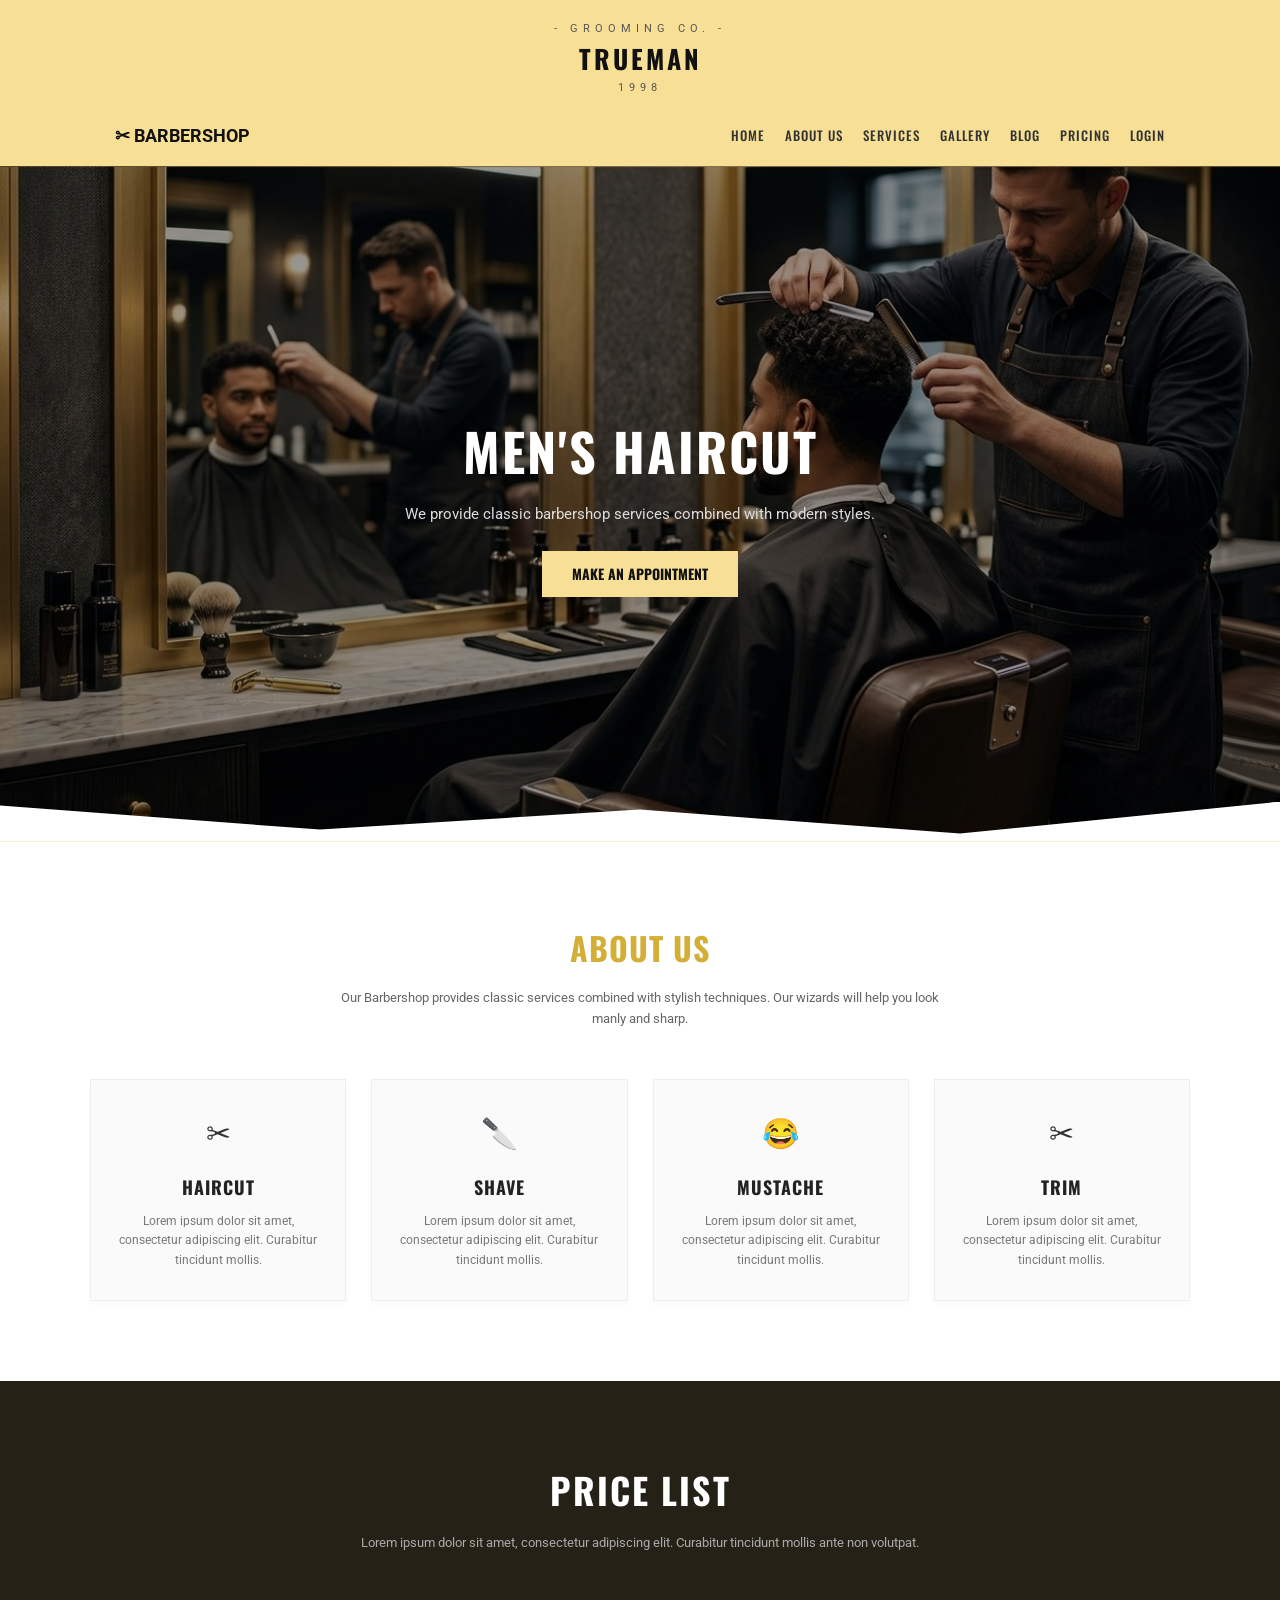
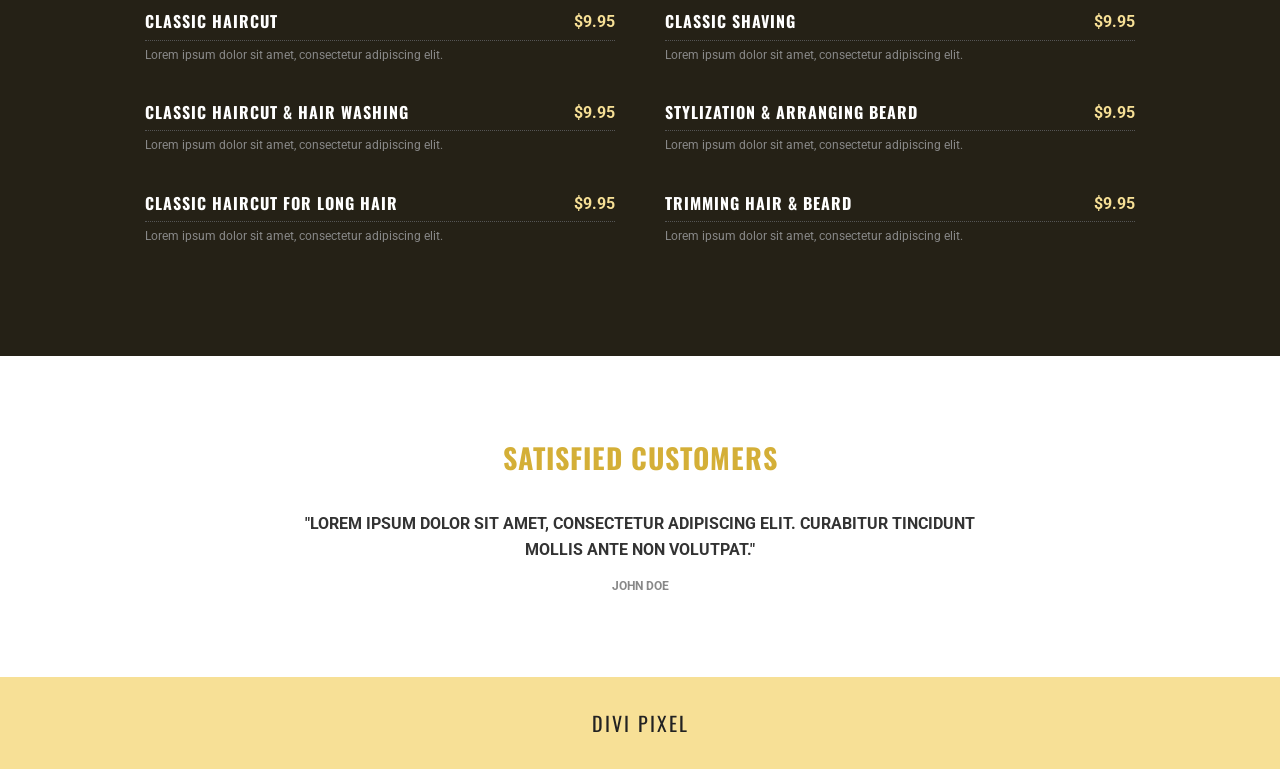
<file: index.html>
<!DOCTYPE html>
<html lang="en">
<head>
  <meta charset="UTF-8">
  <meta name="viewport" content="width=device-width, initial-scale=1.0">
  <title>Trueman - Barbershop</title>
  <link rel="preconnect" href="https://fonts.googleapis.com">
  <link rel="preconnect" href="https://fonts.gstatic.com" crossorigin>
  <link href="https://fonts.googleapis.com/css2?family=Oswald:wght@400;500;700&family=Roboto:wght@300;400;700&display=swap" rel="stylesheet">
  <link rel="stylesheet" href="style.css">
</head>
<body>

  <!-- TOP LOGO BANNER -->
  <div class="top-logo-bar">
    <span>- GROOMING CO. -</span>
    <h2>TRUEMAN</h2>
    <span>1998</span>
  </div>

  <!-- NAVIGATION -->
  <header>
    <a href="#" class="brand-logo">&#9986; BARBERSHOP</a>
    <ul class="nav-links">
      <li><a href="index.html">HOME</a></li>
      <li><a href="About.html">ABOUT US</a></li>
      <li><a href="service.html">SERVICES</a></li>
      <li><a href="Gallery.html">GALLERY</a></li>
      <li><a href="#blog">BLOG</a></li>
      <li><a href="#pricing">PRICING</a></li>
      <li><a href="Login.html">LOGIN</a></li>
    </ul>
  </header>

  <!-- HERO SECTION -->
  <section class="hero" id="home">
    <h1>MEN'S HAIRCUT</h1>
    <p>We provide classic barbershop services combined with modern styles.</p>
    <a href="#pricing" class="btn">MAKE AN APPOINTMENT</a>
  </section>

  <!-- TRANSITION DIVIDER -->
  <div class="paper-divider-top"></div>

  <!-- ABOUT & SERVICES SECTION -->
  <section class="about-services" id="about">
    <h2>ABOUT US</h2>
    <p class="subtitle">Our Barbershop provides classic services combined with stylish techniques. Our wizards will help you look manly and sharp.</p>

    <div class="services-grid" id="services">
      <div class="service-card">
        <div class="icon">&#9986;</div>
        <h3>HAIRCUT</h3>
        <p>Lorem ipsum dolor sit amet, consectetur adipiscing elit. Curabitur tincidunt mollis.</p>
      </div>
      <div class="service-card">
        <div class="icon">&#128298;</div>
        <h3>SHAVE</h3>
        <p>Lorem ipsum dolor sit amet, consectetur adipiscing elit. Curabitur tincidunt mollis.</p>
      </div>
      <div class="service-card">
        <div class="icon">&#128514;</div>
        <h3>MUSTACHE</h3>
        <p>Lorem ipsum dolor sit amet, consectetur adipiscing elit. Curabitur tincidunt mollis.</p>
      </div>
      <div class="service-card">
        <div class="icon">&#9986;</div>
        <h3>TRIM</h3>
        <p>Lorem ipsum dolor sit amet, consectetur adipiscing elit. Curabitur tincidunt mollis.</p>
      </div>
    </div>
  </section>

  <!-- PRICING SECTION -->
  <section class="pricing-section" id="pricing">
    <h2>PRICE LIST</h2>
    <p class="subtext">Lorem ipsum dolor sit amet, consectetur adipiscing elit. Curabitur tincidunt mollis ante non volutpat.</p>

    <div class="pricing-grid">
      <!-- COLUMN 1 -->
      <div>
        <div class="price-item">
          <div class="price-header">
            <h4>CLASSIC HAIRCUT</h4>
            <span class="price">$9.95</span>
          </div>
          <p>Lorem ipsum dolor sit amet, consectetur adipiscing elit.</p>
        </div>
        <div class="price-item">
          <div class="price-header">
            <h4>CLASSIC HAIRCUT & HAIR WASHING</h4>
            <span class="price">$9.95</span>
          </div>
          <p>Lorem ipsum dolor sit amet, consectetur adipiscing elit.</p>
        </div>
        <div class="price-item">
          <div class="price-header">
            <h4>CLASSIC HAIRCUT FOR LONG HAIR</h4>
            <span class="price">$9.95</span>
          </div>
          <p>Lorem ipsum dolor sit amet, consectetur adipiscing elit.</p>
        </div>
      </div>

      <!-- COLUMN 2 -->
      <div>
        <div class="price-item">
          <div class="price-header">
            <h4>CLASSIC SHAVING</h4>
            <span class="price">$9.95</span>
          </div>
          <p>Lorem ipsum dolor sit amet, consectetur adipiscing elit.</p>
        </div>
        <div class="price-item">
          <div class="price-header">
            <h4>STYLIZATION & ARRANGING BEARD</h4>
            <span class="price">$9.95</span>
          </div>
          <p>Lorem ipsum dolor sit amet, consectetur adipiscing elit.</p>
        </div>
        <div class="price-item">
          <div class="price-header">
            <h4>TRIMMING HAIR & BEARD</h4>
            <span class="price">$9.95</span>
          </div>
          <p>Lorem ipsum dolor sit amet, consectetur adipiscing elit.</p>
        </div>
      </div>
    </div>
  </section>

  <!-- TESTIMONIALS SECTION -->
  <section class="testimonials">
    <h2>SATISFIED CUSTOMERS</h2>
    <div class="testimonial-card">
      <blockquote>"LOREM IPSUM DOLOR SIT AMET, CONSECTETUR ADIPISCING ELIT. CURABITUR TINCIDUNT MOLLIS ANTE NON VOLUTPAT."</blockquote>
      <div class="author">JOHN DOE</div>
    </div>
  </section>

  <!-- FOOTER -->
  <footer>
    DIVI PIXEL
  </footer>

</body>
</html>
</file>
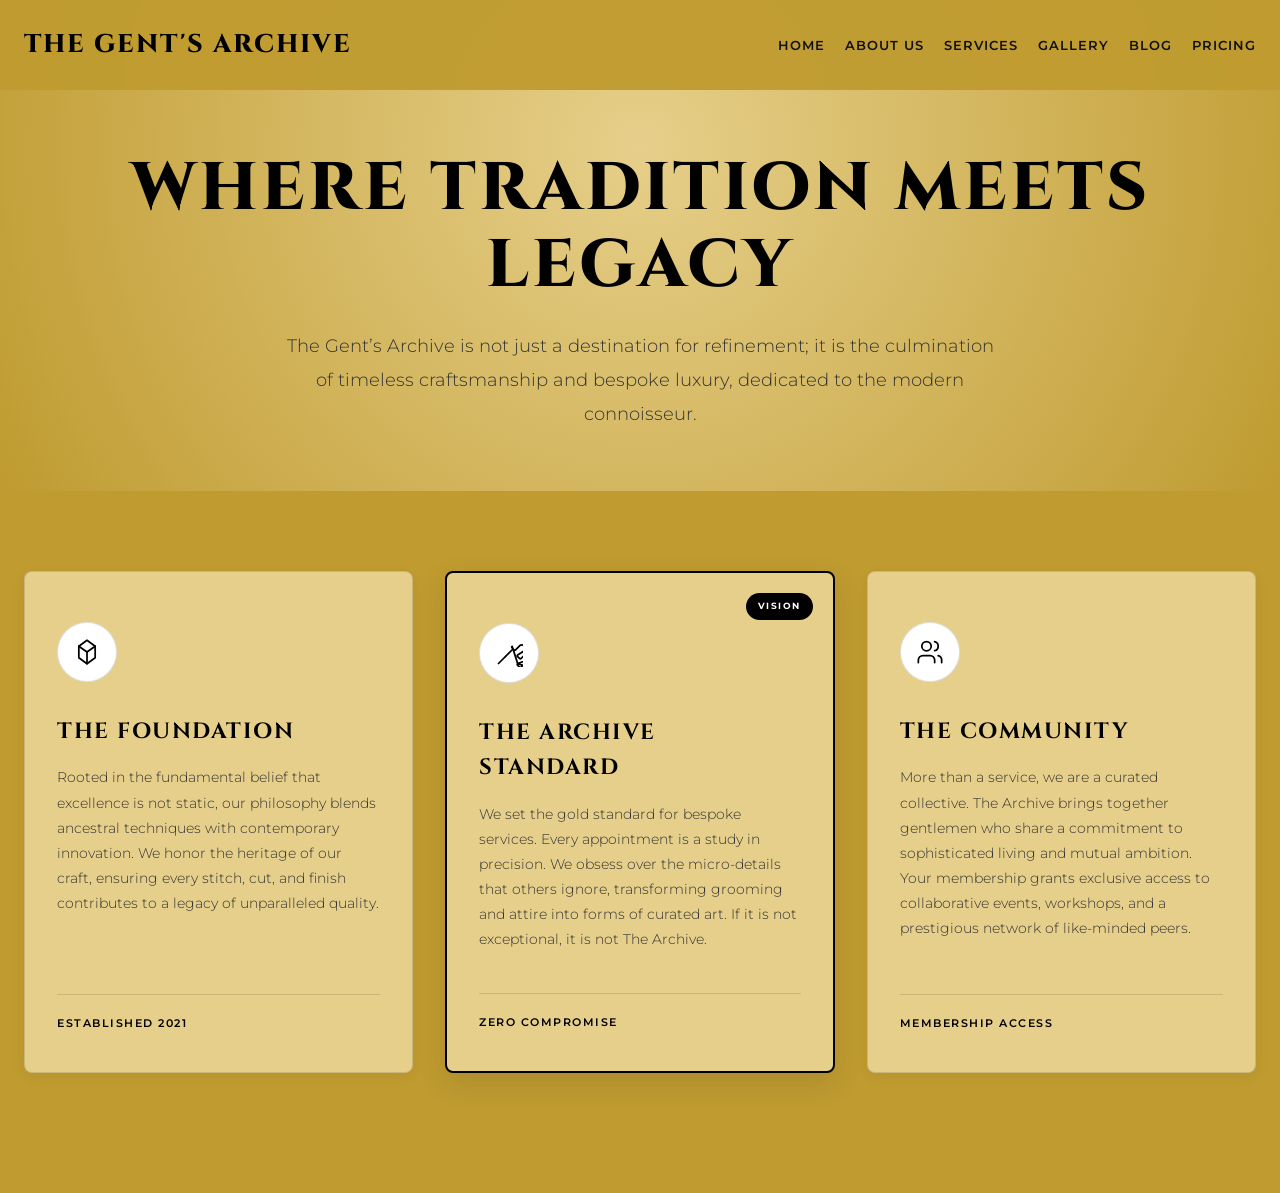
<file: About.html>
<!DOCTYPE html>
<html lang="en">
<head>
    <meta charset="UTF-8">
    <meta name="viewport" content="width=device-width, initial-scale=1.0">
    <title>About The Archive | The Gent's Archive</title>
    <!-- Modern Typography: Cinzel and Montserrat -->
    <link rel="preconnect" href="https://fonts.googleapis.com">
    <link rel="preconnect" href="https://fonts.gstatic.com" crossorigin>
    <link href="https://fonts.googleapis.com/css2?family=Cinzel:wght@600;800&family=Montserrat:wght@300;400;600&display=swap" rel="stylesheet">
    <!-- Link to external stylesheet -->
    <link rel="stylesheet" href="About.css">
</head>
<body>

    <!-- Minimalist Floating Header/Nav (Matches standard design) -->
    <header class="main-header">
        <nav class="container">
            <div class="logo">
                <a href="index.html">The GENT'S Archive</a>
            </div>
            <!-- CSS-only Checkbox Toggle -->
    <input type="checkbox" id="nav-toggle" class="nav-toggle">
    <label for="nav-toggle" class="hamburger">
      <span></span>
      <span></span>
      <span></span>
    </label>
            <ul class="nav-links">
             <li><a href="index.html">HOME</a></li>
             <li><a href="About.html">ABOUT US</a></li>
             <li><a href="service.html">SERVICES</a></li>
             <li><a href="Gallery.html">GALLERY</a></li>
             <li><a href="#blog">BLOG</a></li>
             <li><a href="#pricing">PRICING</a></li>    
             </ul>
        </nav>
    </header>

    <!-- Main Content Area -->
    <main>
        <!-- Hero Section (Matches structure of Services hero) -->
        <section class="about-hero">
            <div class="container text-center">
                <h1 class="hero-title">Where Tradition Meets Legacy</h1>
                <p class="hero-subtitle">The Gent’s Archive is not just a destination for refinement; it is the culmination of timeless craftsmanship and bespoke luxury, dedicated to the modern connoisseur.</p>
            </div>
        </section>

        <!-- Pillars Section (Matches the Services Grid structure) -->
        <section class="about-grid-section">
            <div class="container">
                <div class="about-grid">
                    
                    <!-- About Card 1: Our Philosophy -->
                    <article class="about-card">
                        <div class="about-icon-wrapper">
                            <!-- Minimalist SVG Icon: Crown/Legacy -->
                            <svg viewBox="0 0 24 24" fill="none" stroke="currentColor" stroke-width="1.5" stroke-linecap="round" stroke-linejoin="round" class="about-icon"><path d="M12 2L19 7V17L12 22L5 17V7L12 2Z"></path><polyline points="12 22 12 12 19 7"></polyline><polyline points="12 12 5 7"></polyline></svg>
                        </div>
                        <h2 class="about-title">The Foundation</h2>
                        <p class="about-description">Rooted in the fundamental belief that excellence is not static, our philosophy blends ancestral techniques with contemporary innovation. We honor the heritage of our craft, ensuring every stitch, cut, and finish contributes to a legacy of unparalleled quality.</p>
                        <div class="about-footer">
                            <span class="about-meta">Established 2021</span>
                        </div>
                    </article>

                    <!-- About Card 2: Our Craft (Featured/Signature Style) -->
                    <article class="about-card feature">
                        <div class="about-icon-wrapper">
                            <!-- Minimalist SVG Icon: Tools -->
                            <svg viewBox="0 0 24 24" fill="none" stroke="currentColor" stroke-width="1.5" stroke-linecap="round" stroke-linejoin="round" class="about-icon"><path d="M14.7 6.3a1 1 0 0 0 0 1.4l1.6 1.6a1 1 0 0 0 1.4 0l3.77-3.77a2 2 0 0 1 2.83 0l1.4 1.4a2 2 0 0 1 0 2.83L19.4 13.7a1 1 0 0 0 0 1.4l1.6 1.6a1 1 0 0 0 1.4 0l3.77-3.77a2 2 0 0 1 2.83 0l1.4 1.4a2 2 0 0 1 0 2.83L19.4 21.1a1 1 0 0 0 0 1.4l1.6 1.6a1 1 0 0 0 1.4 0l3.77-3.77a2 2 0 0 1 2.83 0l1.4 1.4a2 2 0 0 1 0 2.83L19.4 21.1Z"></path><path d="m3 21 6-6"></path><path d="m15 9-6 6"></path></svg>
                        </div>
                        <h2 class="about-title">The Archive Standard</h2>
                        <p class="about-description">We set the gold standard for bespoke services. Every appointment is a study in precision. We obsess over the micro-details that others ignore, transforming grooming and attire into forms of curated art. If it is not exceptional, it is not The Archive.</p>
                        <div class="about-footer">
                            <span class="about-meta">Zero Compromise</span>
                        </div>
                        <span class="badge">VISION</span>
                    </article>

                    <!-- About Card 3: Community/Membership -->
                    <article class="about-card">
                        <div class="about-icon-wrapper">
                            <!-- Minimalist SVG Icon: Members -->
                            <svg viewBox="0 0 24 24" fill="none" stroke="currentColor" stroke-width="1.5" stroke-linecap="round" stroke-linejoin="round" class="about-icon"><path d="M16 21v-2a4 4 0 0 0-4-4H6a4 4 0 0 0-4 4v2"></path><circle cx="9" cy="7" r="4"></circle><path d="M22 21v-2a4 4 0 0 0-3-3.87"></path><path d="M16 3.13a4 4 0 0 1 0 7.75"></path></svg>
                        </div>
                        <h2 class="about-title">The Community</h2>
                        <p class="about-description">More than a service, we are a curated collective. The Archive brings together gentlemen who share a commitment to sophisticated living and mutual ambition. Your membership grants exclusive access to collaborative events, workshops, and a prestigious network of like-minded peers.</p>
                        <div class="about-footer">
                            <span class="about-meta">Membership Access</span>
                        </div>
                    </article>

                </div>
            </div>
        </section>
    </main>

    <!-- Essential JavaScript for Header Interactions -->
    <script>
        // Handle sticky header scroll effect
        const header = document.querySelector('.main-header');
        window.addEventListener('scroll', () => {
            if (window.scrollY > 50) {
                header.classList.add('scrolled');
            } else {
                header.classList.remove('scrolled');
            }
        });
    </script>
</body>
</html>
</file>
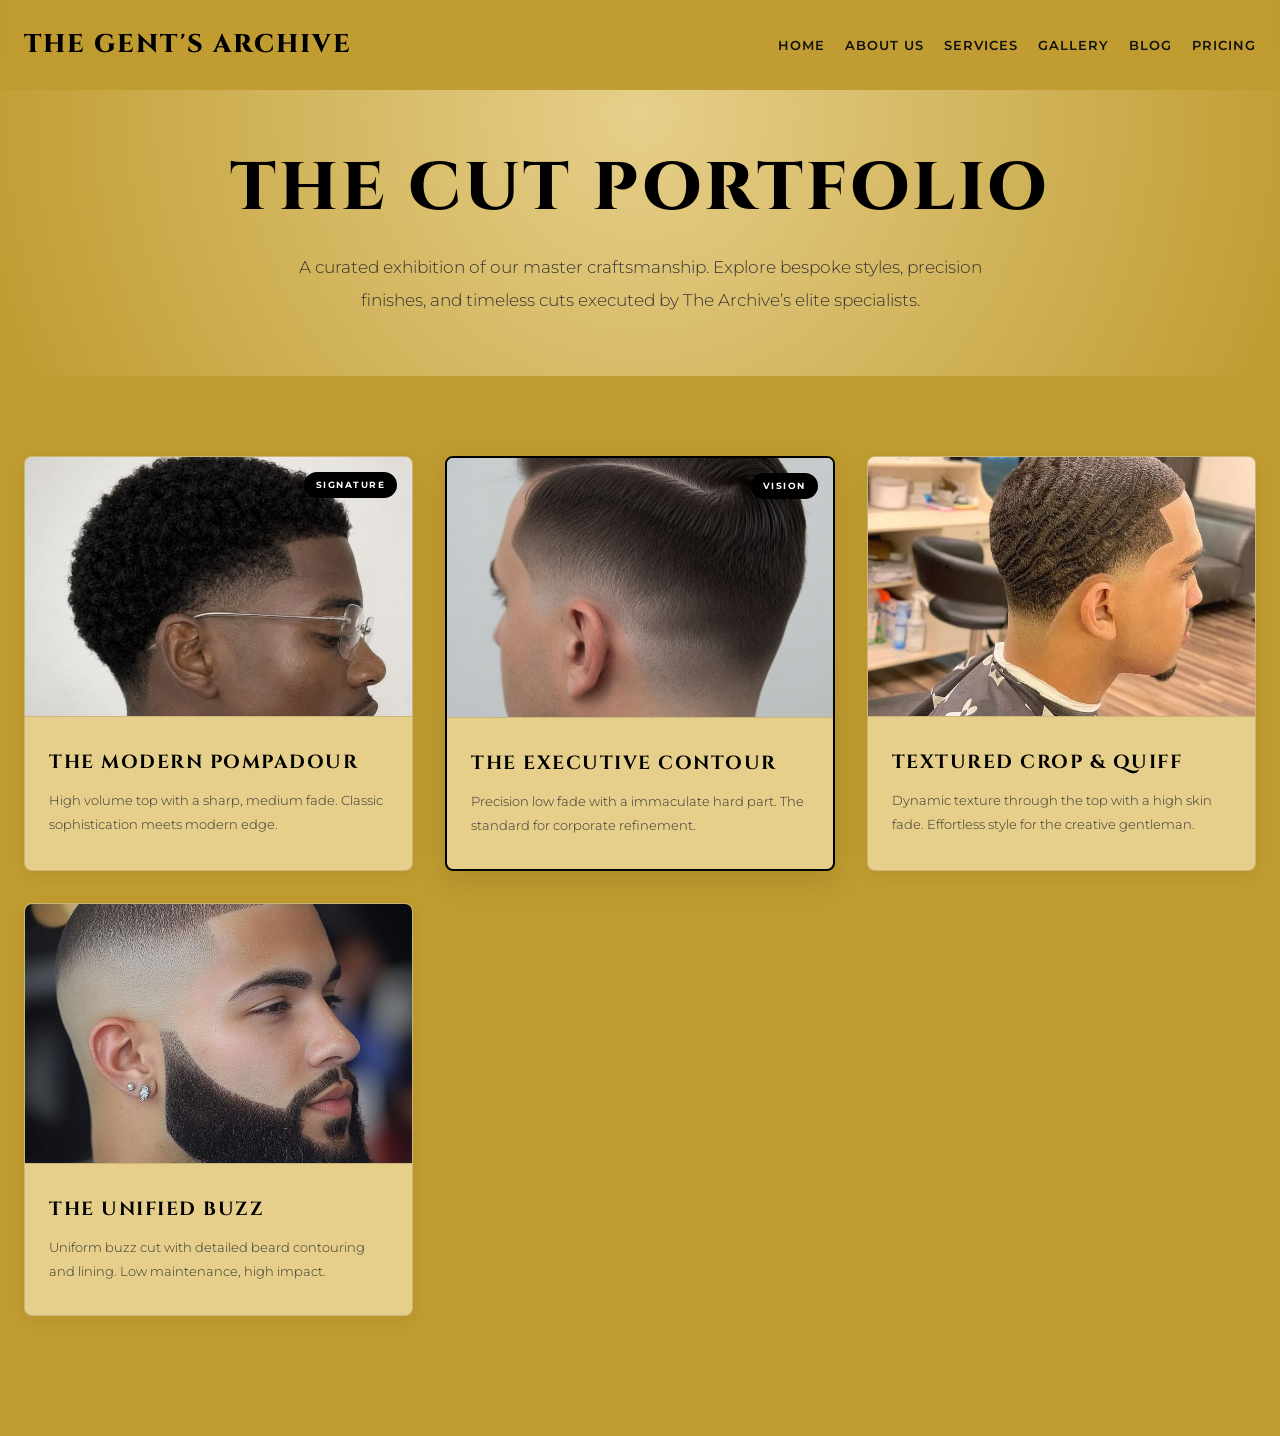
<file: Gallery.html>
<!DOCTYPE html>
<html lang="en">
<head>
    <meta charset="UTF-8">
    <meta name="viewport" content="width=device-width, initial-scale=1.0">
    <title>The Gallery | The Gent's Archive</title>
    <!-- Modern Typography: Cinzel and Montserrat -->
    <link rel="preconnect" href="https://fonts.googleapis.com">
    <link rel="preconnect" href="https://fonts.gstatic.com" crossorigin>
    <link href="https://fonts.googleapis.com/css2?family=Cinzel:wght@600;800&family=Montserrat:wght@300;400;600&display=swap" rel="stylesheet">
    <!-- Link to external stylesheet -->
    <link rel="stylesheet" href="Gallery.css">
</head>
<body>

    <!-- Minimalist Floating Header/Nav (Standardized Across Pages) -->
    <header class="main-header">
        <nav class="container">
            <div class="logo">
                <a href="index.html">The GENT'S Archive</a>
            </div>
            <!-- CSS-only Checkbox Toggle -->
    <input type="checkbox" id="nav-toggle" class="nav-toggle">
    <label for="nav-toggle" class="hamburger">
      <span></span>
      <span></span>
      <span></span>
    </label>
            <ul class="nav-links">
                 <li><a href="index.html">HOME</a></li>
             <li><a href="About.html">ABOUT US</a></li>
             <li><a href="service.html">SERVICES</a></li>
             <li><a href="Gallery.html">GALLERY</a></li>
             <li><a href="#blog">BLOG</a></li>
             <li><a href="#pricing">PRICING</a></li> 
            </ul>
        </nav>
    </header>

    <!-- Main Content Area -->
    <main>
        <!-- Hero Section (Matches structure of previous pages) -->
        <section class="gallery-hero">
            <div class="container text-center">
                <h1 class="hero-title">The Cut Portfolio</h1>
                <p class="hero-subtitle">A curated exhibition of our master craftsmanship. Explore bespoke styles, precision finishes, and timeless cuts executed by The Archive’s elite specialists.</p>
            </div>
        </section>

        <!-- Gallery Grid Section (Matches the overall layout grid) -->
        <section class="gallery-grid-section">
            <div class="container">
                <div class="gallery-grid">
                    
                    <!-- Gallery Item 1 -->
                    <article class="gallery-card">
                        <div class="gallery-image-wrapper">
                            <!-- Placeholder image: replace src with your actual cut image -->
                            <img src="Faded haircut_IG= @kuberqof.jpg" class="gallery-img">
                        </div>
                        <div class="gallery-content">
                            <h2 class="gallery-title">The Modern Pompadour</h2>
                            <p class="gallery-description">High volume top with a sharp, medium fade. Classic sophistication meets modern edge.</p>
                        </div>
                        <span class="badge">SIGNATURE</span>
                    </article>

                    <!-- Gallery Item 2 -->
                    <article class="gallery-card feature">
                        <div class="gallery-image-wrapper">
                            <img src="Modern Haircuts for Corporate Men Style.jpg" class="gallery-img">
                        </div>
                        <div class="gallery-content">
                            <h2 class="gallery-title">The Executive Contour</h2>
                            <p class="gallery-description">Precision low fade with a immaculate hard part. The standard for corporate refinement.</p>
                        </div>
                        <span class="badge">VISION</span>
                    </article>

                    <!-- Gallery Item 3 -->
                    <article class="gallery-card">
                        <div class="gallery-image-wrapper">
                            <img src="download (6).jpg" class="gallery-img">
                        </div>
                        <div class="gallery-content">
                            <h2 class="gallery-title">Textured Crop & Quiff</h2>
                            <p class="gallery-description">Dynamic texture through the top with a high skin fade. Effortless style for the creative gentleman.</p>
                        </div>
                    </article>

                     <!-- Gallery Item 4 -->
                    <article class="gallery-card">
                        <div class="gallery-image-wrapper">
                            <img src="Summer Trend Buzz Cut Fades.jpg" class="gallery-img">
                        </div>
                        <div class="gallery-content">
                            <h2 class="gallery-title">The Unified Buzz</h2>
                            <p class="gallery-description">Uniform buzz cut with detailed beard contouring and lining. Low maintenance, high impact.</p>
                        </div>
                    </article>

                </div>
            </div>
        </section>
    </main>

    <!-- Essential JavaScript for Header Interactions -->
    <script>
        // Handle sticky header scroll effect
        const header = document.querySelector('.main-header');
        window.addEventListener('scroll', () => {
            if (window.scrollY > 50) {
                header.classList.add('scrolled');
            } else {
                header.classList.remove('scrolled');
            }
        });
    </script>
</body>
</html>
</file>
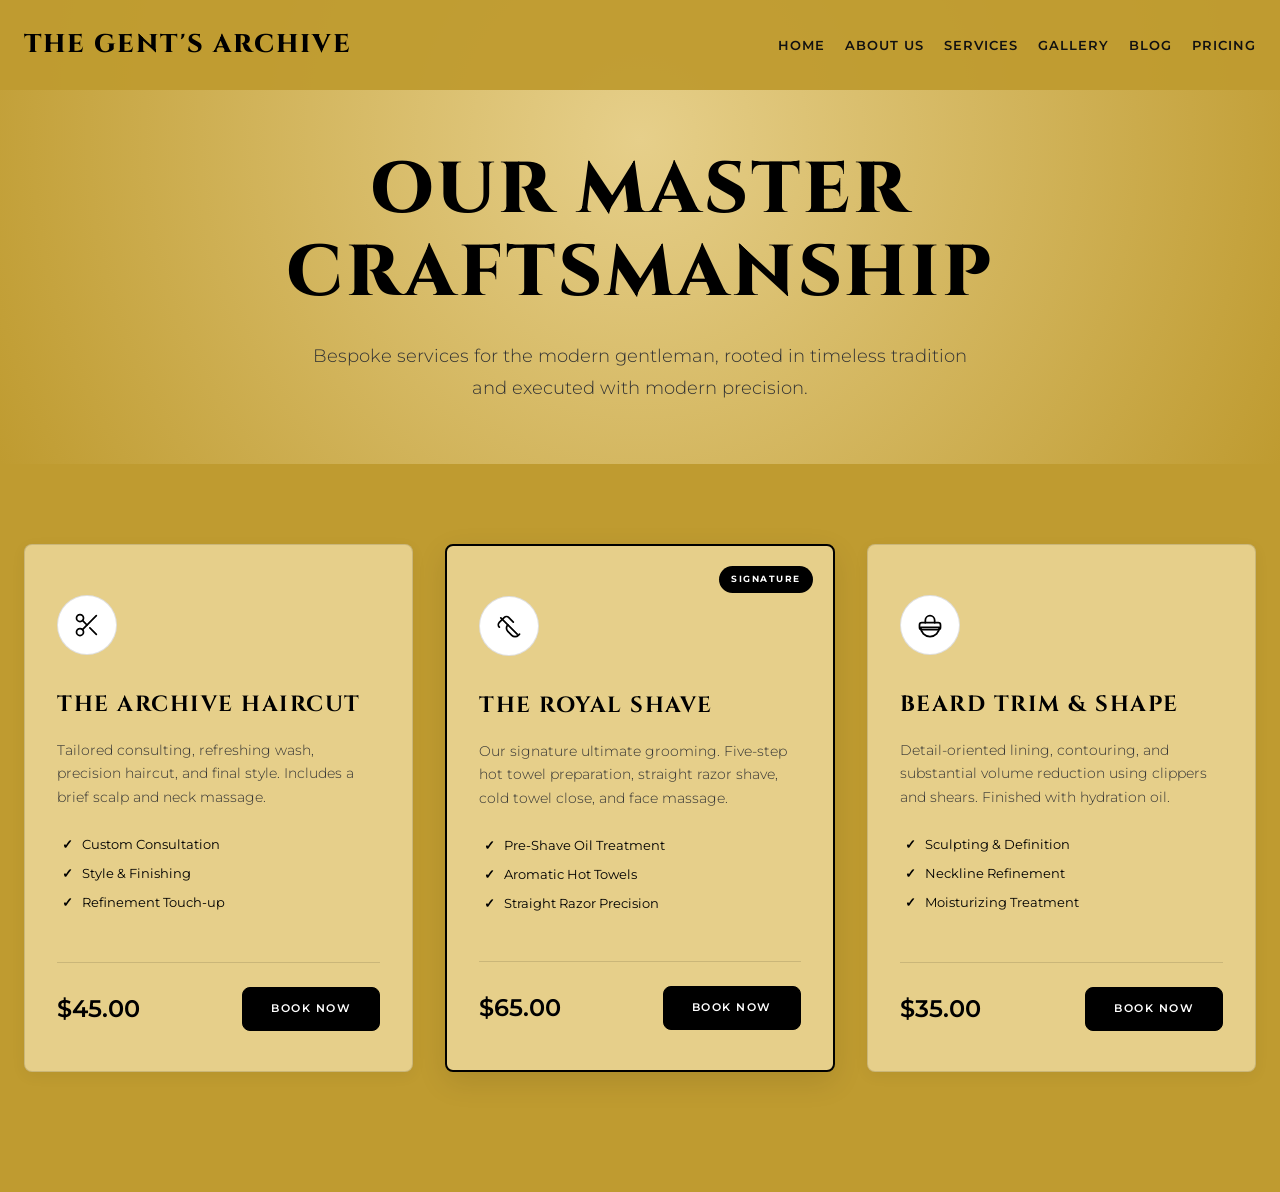
<file: service.html>
<!DOCTYPE html>
<html lang="en">
<head>
    <meta charset="UTF-8">
    <meta name="viewport" content="width=device-width, initial-scale=1.0">
    <title>Modern Services | The Gent's Archive</title>
    <!-- Modern Typography: Cinzel and Montserrat -->
    <link rel="preconnect" href="https://fonts.googleapis.com">
    <link rel="preconnect" href="https://fonts.gstatic.com" crossorigin>
    <link href="https://fonts.googleapis.com/css2?family=Cinzel:wght@600;800&family=Montserrat:wght@300;400;600&display=swap" rel="stylesheet">
    <!-- Link to external stylesheet -->
    <link rel="stylesheet" href="services.css">
</head>
<body>

    <!-- Minimalist Floating Header/Nav (Matches your previous requests) -->
    <header class="main-header">
        <nav class="container">
            <div class="logo">
                <a href="index.html">The GENT'S Archive</a>
            </div>
            <!-- CSS-only Checkbox Toggle -->
    <input type="checkbox" id="nav-toggle" class="nav-toggle">
    <label for="nav-toggle" class="hamburger">
      <span></span>
      <span></span>
      <span></span>
    </label>
        <ul class="nav-links">
             <li><a href="index.html">HOME</a></li>
             <li><a href="About.html">ABOUT US</a></li>
             <li><a href="service.html">SERVICES</a></li>
             <li><a href="Gallery.html">GALLERY</a></li>
             <li><a href="#blog">BLOG</a></li>
             <li><a href="#pricing">PRICING</a></li>
        </ul>
        </nav>
    </header>

    <!-- Main Content Area -->
    <main>
        <!-- Hero Section -->
        <section class="services-hero">
            <div class="container text-center">
                <h1 class="hero-title">Our Master Craftsmanship</h1>
                <p class="hero-subtitle">Bespoke services for the modern gentleman, rooted in timeless tradition and executed with modern precision.</p>
            </div>
        </section>

        <!-- Services Grid Section -->
        <section class="services-grid-section">
            <div class="container">
                <div class="services-grid">
                    
                    <!-- Service Card 1: Haircut -->
                    <article class="service-card">
                        <div class="service-icon-wrapper">
                            <!-- Minimalist SVG Icon: Scissors -->
                            <svg viewBox="0 0 24 24" fill="none" stroke="currentColor" stroke-width="1.5" stroke-linecap="round" stroke-linejoin="round" class="service-icon"><circle cx="6" cy="6" r="3"></circle><circle cx="6" cy="18" r="3"></circle><line x1="20" y1="4" x2="8.12" y2="15.88"></line><line x1="14.47" y1="14.48" x2="20" y2="20"></line><line x1="8.12" y1="8.12" x2="12" y2="12"></line></svg>
                        </div>
                        <h2 class="service-title">The Archive Haircut</h2>
                        <p class="service-description">Tailored consulting, refreshing wash, precision haircut, and final style. Includes a brief scalp and neck massage.</p>
                        <ul class="service-features">
                            <li>Custom Consultation</li>
                            <li>Style & Finishing</li>
                            <li>Refinement Touch-up</li>
                        </ul>
                        <div class="service-footer">
                            <span class="service-price">$45.00</span>
                            <a href="booking.html" class="btn btn-primary">Book Now</a>
                        </div>
                    </article>

                    <!-- Service Card 2: Royal Shave -->
                    <article class="service-card feature">
                        <div class="service-icon-wrapper">
                            <!-- Minimalist SVG Icon: Razor -->
                            <svg viewBox="0 0 24 24" fill="none" stroke="currentColor" stroke-width="1.5" stroke-linecap="round" stroke-linejoin="round" class="service-icon"><path d="M19 19L5 5"></path><path d="M3.7 13a2.9 2.9 0 0 1 0-4.1l4.1-4.1a2.9 2.9 0 0 1 4.1 0l3.8 3.8"></path><path d="M11 11a3.9 3.9 0 0 0 0 5.6l3.4 3.4a3.9 3.9 0 0 0 5.6 0l1-1"></path></svg>
                        </div>
                        <h2 class="service-title">The Royal Shave</h2>
                        <p class="service-description">Our signature ultimate grooming. Five-step hot towel preparation, straight razor shave, cold towel close, and face massage.</p>
                        <ul class="service-features">
                            <li>Pre-Shave Oil Treatment</li>
                            <li>Aromatic Hot Towels</li>
                            <li>Straight Razor Precision</li>
                        </ul>
                        <div class="service-footer">
                            <span class="service-price">$65.00</span>
                            <a href="booking.html" class="btn btn-primary">Book Now</a>
                        </div>
                        <span class="badge">SIGNATURE</span>
                    </article>

                    <!-- Service Card 3: Beard Trim -->
                    <article class="service-card">
                        <div class="service-icon-wrapper">
                            <!-- Minimalist SVG Icon: Clippers -->
                            <svg viewBox="0 0 24 24" fill="none" stroke="currentColor" stroke-width="1.5" stroke-linecap="round" stroke-linejoin="round" class="service-icon"><rect x="3" y="10" width="18" height="6" rx="2"></rect><path d="M8 10V8a4 4 0 0 1 8 0v2"></path><path d="M12 22a8 8 0 0 0 8-8H4a8 8 0 0 0 8 8Z"></path></svg>
                        </div>
                        <h2 class="service-title">Beard Trim & Shape</h2>
                        <p class="service-description">Detail-oriented lining, contouring, and substantial volume reduction using clippers and shears. Finished with hydration oil.</p>
                        <ul class="service-features">
                            <li>Sculpting & Definition</li>
                            <li>Neckline Refinement</li>
                            <li>Moisturizing Treatment</li>
                        </ul>
                        <div class="service-footer">
                            <span class="service-price">$35.00</span>
                            <a href="booking.html" class="btn btn-primary">Book Now</a>
                        </div>
                    </article>

                </div>
            </div>
        </section>
    </main>

    <!-- Essential JavaScript for Header Interactions -->
    <script>
        // Handle sticky header scroll effect
        const header = document.querySelector('.main-header');
        window.addEventListener('scroll', () => {
            if (window.scrollY > 50) {
                header.classList.add('scrolled');
            } else {
                header.classList.remove('scrolled');
            }
        });
    </script>
</body>
</html>
</file>
<file: style.css>
/* RESET & BASE STYLES */
* {
  box-sizing: border-box;
  margin: 0;
  padding: 0;
}

html {
  scroll-behavior: smooth;
}

body {
  font-family: 'Roboto', sans-serif;
  background-color: #f7e096; /* Full-width gold background */
  color: #333;
  line-height: 1.6;
  overflow-x: hidden;
}

h1, h2, h3, h4, .nav-links a {
  font-family: 'Oswald', sans-serif;
  text-transform: uppercase;
  letter-spacing: 1px;
}

/* KEYFRAME ANIMATIONS */
@keyframes fadeInDown {
  from {
    opacity: 0;
    transform: translateY(-20px);
  }
  to {
    opacity: 1;
    transform: translateY(0);
  }
}

@keyframes fadeInUp {
  from {
    opacity: 0;
    transform: translateY(30px);
  }
  to {
    opacity: 1;
    transform: translateY(0);
  }
}

/* TOP LOGO BANNER */
.top-logo-bar {
  text-align: center;
  padding: 20px 15px 10px;
  animation: fadeInDown 0.8s ease-out;
}
.top-logo-bar h2 {
  font-size: 26px;
  color: #111;
  letter-spacing: 3px;
}
.top-logo-bar span {
  display: block;
  font-size: 11px;
  letter-spacing: 5px;
  color: #555;
}

/* NAVIGATION */
header {
  display: flex;
  justify-content: space-between;
  align-items: center;
  padding: 15px 25px;
  max-width: 1100px;
  margin: 0 auto; /* Keeps navigation centered without shrinking background */
}
.brand-logo {
  font-size: 18px;
  font-weight: 700;
  color: #111;
  text-decoration: none;
  transition: transform 0.3s ease;
}
.brand-logo:hover {
  transform: scale(1.05);
}
.nav-links {
  display: flex;
  list-style: none;
  gap: 20px;
}
.nav-links a {
  text-decoration: none;
  color: #333;
  font-size: 13px;
  font-weight: 500;
  position: relative;
  padding-bottom: 4px;
}
.nav-links a::after {
  content: '';
  position: absolute;
  width: 0%;
  height: 2px;
  bottom: 0;
  left: 0;
  background-color: #111;
  transition: width 0.3s ease-in-out;
}
.nav-links a:hover::after {
  width: 100%;
}

/* HERO SECTION */
.hero {
  position: relative;
  background: linear-gradient(rgba(0,0,0,0.4), rgba(0,0,0,0.4)), 
              url("Gemini_Generated_Image_us6051us6051us60.jpg") center/cover no-repeat;
  height: 75vh;
  min-height: 450px;
  display: flex;
  flex-direction: column;
  justify-content: center;
  align-items: center;
  text-align: center;
  color: #fff;
  padding: 0 25px;
}
.hero h1 {
  font-size: 52px;
  margin-bottom: 10px;
  letter-spacing: 2px;
  animation: fadeInUp 1s ease-out;
}
.hero p {
  font-size: 15px;
  max-width: 600px;
  margin-bottom: 25px;
  color: #ddd;
  animation: fadeInUp 1.2s ease-out;
}
.btn {
  display: inline-block;
  background-color: #f7e096;
  color: #111;
  padding: 12px 30px;
  font-family: 'Oswald', sans-serif;
  font-size: 14px;
  text-decoration: none;
  font-weight: 700;
  border: none;
  cursor: pointer;
  transition: all 0.3s ease;
  animation: fadeInUp 1.4s ease-out;
}
.btn:hover {
  background-color: #fff;
  transform: translateY(-3px);
  box-shadow: 0 10px 20px rgba(0,0,0,0.2);
}

/* TORE-PAPER DIVIDERS */
.paper-divider-top {
  height: 40px;
  background-color: #fff;
  clip-path: polygon(0 100%, 100% 100%, 100% 0, 75% 80%, 50% 20%, 25% 70%, 0 10%);
  margin-top: -39px;
  position: relative;
  z-index: 2;
}

/* ABOUT & SERVICES SECTION */
.about-services {
  background-color: #fff;
  padding: 80px 25px;
  text-align: center;
}
.about-services h2 {
  font-size: 32px;
  color: #d4af37;
  margin-bottom: 15px;
}
.about-services .subtitle {
  max-width: 600px;
  margin: 0 auto 50px;
  font-size: 13px;
  color: #666;
}
.services-grid {
  display: grid;
  grid-template-columns: repeat(auto-fit, minmax(200px, 1fr));
  gap: 25px;
  max-width: 1100px;
  margin: 0 auto; /* Centers the card grid */
}
.service-card {
  background: #fafafa;
  padding: 30px 20px;
  border: 1px solid #eee;
  box-shadow: 0 4px 6px rgba(0,0,0,0.02);
  transition: all 0.3s ease-in-out;
}
.service-card:hover {
  transform: translateY(-10px);
  box-shadow: 0 12px 24px rgba(0,0,0,0.1);
  background: #fff;
}
.service-card .icon {
  font-size: 30px;
  margin-bottom: 15px;
  transition: transform 0.3s ease;
}
.service-card:hover .icon {
  transform: scale(1.2) rotate(5deg);
}
.service-card h3 {
  font-size: 18px;
  margin-bottom: 10px;
  color: #222;
}
.service-card p {
  font-size: 12px;
  color: #777;
}

/* PRICING SECTION */
.pricing-section {
  position: relative;
  background: linear-gradient(rgba(0,0,0,0.85), rgba(0,0,0,0.85)), 
              url('https://images.unsplash.com/photo-1585747860715-2ba37e788b70?auto=format&fit=crop&w=1600&q=80') center/cover no-repeat;
  color: #fff;
  padding: 80px 25px;
  text-align: center;
}
.pricing-section h2 {
  font-size: 36px;
  margin-bottom: 15px;
  letter-spacing: 2px;
}
.pricing-section .subtext {
  font-size: 13px;
  color: #aaa;
  max-width: 600px;
  margin: 0 auto 50px;
}
.pricing-grid {
  display: grid;
  grid-template-columns: repeat(auto-fit, minmax(320px, 1fr));
  gap: 40px;
  max-width: 1000px;
  margin: 0 auto; /* Centers pricing lists */
  text-align: left;
}
.price-item {
  margin-bottom: 25px;
  padding: 5px;
  transition: background 0.3s ease;
}
.price-item:hover {
  background: rgba(255, 255, 255, 0.05);
}
.price-header {
  display: flex;
  justify-content: space-between;
  border-bottom: 1px dotted #555;
  padding-bottom: 5px;
  margin-bottom: 5px;
}
.price-header h4 {
  font-size: 16px;
  color: #fff;
  transition: color 0.3s ease;
}
.price-item:hover .price-header h4 {
  color: #f7e096;
}
.price-header .price {
  color: #f7e096;
  font-weight: 700;
}
.price-item p {
  font-size: 12px;
  color: #888;
}

/* TESTIMONIALS SECTION */
.testimonials {
  background-color: #fff;
  padding: 80px 25px;
  text-align: center;
}
.testimonials h2 {
  font-size: 28px;
  color: #d4af37;
  margin-bottom: 30px;
}
.testimonial-card {
  max-width: 700px;
  margin: 0 auto;
}
.testimonial-card blockquote {
  font-size: 16px;
  font-weight: 700;
  color: #333;
  text-transform: uppercase;
  margin-bottom: 15px;
  transition: color 0.3s ease;
}
.testimonial-card:hover blockquote {
  color: #d4af37;
}
.testimonial-card .author {
  font-size: 12px;
  color: #888;
  font-weight: bold;
}

/* FOOTER */
footer {
  background-color: #f7e096;
  text-align: center;
  padding: 30px 20px;
  font-family: 'Oswald', sans-serif;
  font-size: 20px;
  letter-spacing: 2px;
  color: #222;
}

/* RESPONSIVE DESIGN */
@media (max-width: 768px) {
  header {
    flex-direction: column;
    gap: 15px;
  }
  .nav-links {
    flex-wrap: wrap;
    justify-content: center;
    gap: 12px;
  }
  .hero h1 {
    font-size: 36px;
  }
  .pricing-grid {
    grid-template-columns: 1fr;
  }
}
</file>
<file: About.css>
/* ==========================================================================
   MODERN ABOUT US PAGE STYLES - GENT'S ARCHIVE
   Focus: Identical structure to Services Page, Full Responsiveness, 
   Luxury Color Palette (Gold Background / Black Text).
   ========================================================================== */

/* 1. Core Variables & Setup - SHARED WITH SERVICES */
:root {
  /* Color Palette - Updated to user preference: Gold & Black Text */
  --color-main-bg: #bf9b30;       /* Rich Satin Gold */
  --color-card-bg: #e6cf8a;       /* Lighter Gold */
  
  --color-text-main: #000000;     /* True Black for max contrast */
  --color-text-muted: #333333;    /* Dark Gray for subtle text */
  --color-text-on-black: #e6e6e6; /* Light gray text on dark elements */

  --color-accent: #000000;        /* Accent Color is Black */
  
  --color-border: rgba(0, 0, 0, 0.12); /* Subtle Black transparency */

  /* Gradients */
  --grad-main: linear-gradient(135deg, #a67c00 0%, #bf9b30 50%, #e6cf8a 100%);
  --grad-card-hover: linear-gradient(135deg, rgba(166, 124, 0, 0.1) 0%, rgba(191, 155, 48, 0.2) 100%);

  /* Typography */
  --font-main: 'Montserrat', -apple-system, BlinkMacSystemFont, sans-serif;
  --font-heading: 'Cinzel', serif;

  /* Layout & Spacing */
  --container-width: 1280px;
  --header-height: 90px;
  --section-padding: 120px;
  --border-radius: 8px;

  /* Shadows */
  --shadow-subtle: 0 4px 15px rgba(0, 0, 0, 0.05);
  --shadow-card-hover: 0 16px 40px rgba(0, 0, 0, 0.15); /* Modern deep shadow */
}

/* 2. Reset & Core Layout */
* {
  box-sizing: border-box;
  margin: 0;
  padding: 0;
}

html {
  scroll-behavior: smooth;
  -webkit-text-size-adjust: 100%;
}

body {
  background-color: var(--color-main-bg);
  color: var(--color-text-main);
  font-family: var(--font-main);
  line-height: 1.6;
  overflow-x: hidden;
  width: 100%;
}

.container {
  max-width: var(--container-width);
  margin: 0 auto;
  padding: 0 24px;
  width: 100%;
}

/* Text alignment utilities */
.text-center { text-align: center; }

/* 3. Header & Navigation (Identical to Services) */
.main-header {
  height: var(--header-height);
  position: fixed;
  top: 0;
  left: 0;
  width: 100%;
  z-index: 1000;
  display: flex;
  align-items: center;
  transition: all 0.3s ease;
  background : rgba(191, 155, 48, 0.95); /* Main Gold background with subtle alpha */
}

.main-header.scrolled {
  background: rgba(0, 0, 0, 0.9); /* Dark background when scrolled */
  height: 70px;
  box-shadow: 0 4px 20px rgba(0, 0, 0, 0.2);
}

.main-header .container {
  display: flex;
  justify-content: space-between;
  align-items: center;
}

.main-header .logo a {
  font-family: var(--font-heading);
  font-size: clamp(1.2rem, 3vw, 1.6rem);
  font-weight: 800;
  text-transform: uppercase;
  color: var(--color-text-main);
  text-decoration: none;
  letter-spacing: 2px;
}

.main-header.scrolled .logo a {
  color: #bf9b30; /* Switch logo color to gold when scrolled dark */
}

.nav-links {
  display: flex;
  align-items: center;
  gap: 32px;
  list-style: none;
}

.nav-links a {
  font-size: 11px;
  font-weight: 600;
  text-transform: uppercase;
  color: var(--color-text-main);
  text-decoration: none;
  letter-spacing: 1.8px;
  transition: all 0.3s ease;
  position: relative;
  padding: 5px 0;
}

.main-header.scrolled .nav-links a {
  color: var(--color-text-on-black) !important; /* Text light when header dark */
}

/* Navigation active line effect */
.nav-links a::after {
  content: '';
  position: absolute;
  bottom: 0;
  left: 0;
  width: 0;
  height: 2px;
  background-color: var(--color-text-main);
  transition: width 0.3s ease;
}

.main-header.scrolled .nav-links a::after {
  background-color: #bf9b30; /* Active line gold when header dark */
}

.nav-links a:hover::after,
.nav-links a.active::after {
  width: 100%;
}

.cta-nav {
  background: var(--color-accent);
  color: #fff !important; /* Button text always white against black background */
  padding: 10px 22px;
  border-radius: 50px;
  border: 1px solid var(--color-accent);
  transition: all 0.3s ease !important;
}

.main-header.scrolled .cta-nav {
  background: transparent;
  color: #bf9b30 !important;
  border-color: #bf9b30;
}

.cta-nav:hover {
  background: transparent;
  color: var(--color-accent) !important;
}

/* 4. About Hero Section (Structure matches Services Hero) */
.about-hero {
  padding-top: calc(var(--header-height) + 60px);
  padding-bottom: 60px;
  background: radial-gradient(circle at 50% 30%, #e6cf8a 0%, var(--color-main-bg) 100%);
}

.hero-title {
  font-family: var(--font-heading);
  font-size: clamp(2.4rem, 6vw, 4.2rem);
  font-weight: 800;
  letter-spacing: 3px;
  color: var(--color-text-main);
  line-height: 1.15;
  margin-bottom: 24px;
  text-transform: uppercase;
}

.hero-subtitle {
  font-size: clamp(14px, 1.5vw, 18px);
  color: var(--color-text-muted);
  max-width: 720px;
  margin: 0 auto;
  line-height: 1.9;
  font-weight: 300;
}

/* 5. About Grid Section (Structure matches Services Grid Section) */
.about-grid-section {
  padding: 80px 0 var(--section-padding) 0;
  background-color: var(--color-main-bg);
}

.about-grid {
  display: grid;
  /* Dynamic Grid: Auto-fits based on min card width (Same as Services) */
  grid-template-columns: repeat(auto-fit, minmax(320px, 1fr));
  gap: 32px;
  align-items: stretch;
}

/* 6. About Card Component (Identical look to Service Card) */
.about-card {
  background-color: var(--color-card-bg);
  border: 1px solid var(--color-border);
  border-radius: var(--border-radius);
  padding: 50px 32px 40px 32px;
  position: relative;
  transition: all 0.4s cubic-bezier(0.16, 1, 0.3, 1);
  display: flex;
  flex-direction: column;
  box-shadow: var(--shadow-subtle);
  overflow: hidden;
}

/* Spotlight Effect on Hover (Shared Interaction Pattern) */
.about-card::after {
  content: '';
  position: absolute;
  top: 0;
  left: 0;
  width: 100%;
  height: 100%;
  background: var(--grad-card-hover);
  opacity: 0;
  transition: opacity 0.4s ease;
  pointer-events: none;
}

.about-card:hover {
  border-color: rgba(0, 0, 0, 0.3);
  transform: translateY(-8px);
  box-shadow: var(--shadow-card-hover);
}

.about-card:hover::after {
  opacity: 1;
}

/* Featured Card Accent */
.about-card.feature {
  border: 2px solid var(--color-accent); /* Black border for feature */
  box-shadow: 0 10px 30px rgba(0, 0, 0, 0.1);
}

.about-icon-wrapper {
  color: var(--color-accent);
  width: 60px;
  height: 60px;
  display: flex;
  align-items: center;
  justify-content: center;
  margin-bottom: 32px;
  border-radius: 50%;
  border: 1px solid var(--color-border);
  background-color: #fff;
  transition: all 0.4s ease;
}

.about-card:hover .about-icon-wrapper {
  background-color: var(--color-accent);
  color: #fff;
  border-color: var(--color-accent);
}

.about-icon {
  width: 28px;
  height: 28px;
}

.about-title {
  font-family: var(--font-heading);
  font-size: 22px;
  color: var(--color-text-main);
  margin-bottom: 16px;
  text-transform: uppercase;
  letter-spacing: 1.5px;
}

.about-description {
  font-size: 14px;
  color: var(--color-text-muted);
  line-height: 1.8;
  font-weight: 300;
  margin-bottom: auto; /* Pushes footer to bottom */
}

/* Footer Section of the card (Shared layout) */
.about-footer {
  margin-top: 40px;
  padding-top: 20px;
  border-top: 1px solid var(--color-border);
  display: flex;
  justify-content: space-between;
  align-items: center;
}

.about-meta {
  font-size: 11px;
  font-weight: 600;
  text-transform: uppercase;
  color: var(--color-accent);
  letter-spacing: 1.5px;
}

/* Badge Component */
.badge {
  position: absolute;
  top: 20px;
  right: 20px;
  background-color: var(--color-accent);
  color: #fff;
  font-size: 9px;
  font-weight: 700;
  letter-spacing: 1.5px;
  text-transform: uppercase;
  padding: 6px 12px;
  border-radius: 50px;
}
/* HEADER BASE CONTAINER */
.header {
  width: 100%;
  background-color: #c89d36; /* Matching gold background */
  position: relative;
  z-index: 1000;
}

.header-container {
  max-width: 1100px;
  margin: 0 auto;
  padding: 15px 20px;
  display: flex;
  justify-content: space-between;
  align-items: center;
}

.logo {
  font-size: 18px;
  font-weight: bold;
  color: #111;
  text-decoration: none;
  letter-spacing: 1px;
}

/* HIDE CHECKBOX */
.nav-toggle {
  display: none;
}

/* HAMBURGER ICON (MOBILE) */
.hamburger {
  display: flex;
  flex-direction: column;
  justify-content: space-between;
  width: 26px;
  height: 18px;
  cursor: pointer;
}

.hamburger span {
  display: block;
  width: 100%;
  height: 3px;
  background-color: #111;
  border-radius: 2px;
}

/* MOBILE DROPDOWN MENU */
.nav-links {
  display: none; /* Hidden by default */
  flex-direction: column;
  position: absolute;
  top: 100%;
  left: 0;
  width: 100%;
  background-color: #c89d36;
  padding: 15px 0;
  text-align: center;
  gap: 15px;
  box-shadow: 0 4px 8px rgba(0, 0, 0, 0.15);
}

.nav-links a {
  color: #111;
  text-decoration: none;
  font-weight: 600;
  font-size: 13px;
  letter-spacing: 1px;
}

/* TOGGLE DROPDOWN WHEN CHECKED */
.nav-toggle:checked ~ .nav-links {
  display: flex;
}

/* DESKTOP VIEW (769px and wider) */
@media (min-width: 769px) {
  .hamburger {
    display: none; /* Hide hamburger icon on desktop */
  }

  .nav-links {
    display: flex;
    position: static;
    flex-direction: row;
    width: auto;
    background: transparent;
    box-shadow: none;
    padding: 0;
    gap: 20px;
  }
}
</file>
<file: Gallery.css>
/* ==========================================================================
   MODERN GALLERY PAGE STYLES - GENT'S ARCHIVE
   Focus: Identical structure, responsiveness, and interaction patterns 
   (the spotlight hover) to the Services/About pages.
   Theme: Gold Background / Black Text.
   ========================================================================== */

/* 1. Core Variables & Setup - SHARED THEME */
:root {
  /* Color Palette - Updated to user preference: Gold & Black Text */
  --color-main-bg: #bf9b30;       /* Rich Satin Gold */
  --color-card-bg: #e6cf8a;       /* Lighter Gold */
  
  --color-text-main: #000000;     /* True Black for max contrast */
  --color-text-muted: #333333;    /* Dark Gray for subtle text */
  --color-text-on-black: #e6e6e6; /* Light gray text on dark elements */

  --color-accent: #000000;        /* Accent Color is Black */
  
  --color-border: rgba(0, 0, 0, 0.12); /* Subtle Black transparency */

  /* Gradients */
  --grad-main: linear-gradient(135deg, #a67c00 0%, #bf9b30 50%, #e6cf8a 100%);
  --grad-card-hover: linear-gradient(135deg, rgba(166, 124, 0, 0.1) 0%, rgba(191, 155, 48, 0.2) 100%);

  /* Typography */
  --font-main: 'Montserrat', -apple-system, BlinkMacSystemFont, sans-serif;
  --font-heading: 'Cinzel', serif;

  /* Layout & Spacing */
  --container-width: 1280px;
  --header-height: 90px;
  --section-padding: 120px;
  --border-radius: 8px;

  /* Shadows */
  --shadow-subtle: 0 4px 15px rgba(0, 0, 0, 0.05);
  --shadow-card-hover: 0 16px 40px rgba(0, 0, 0, 0.15); /* Modern deep shadow */
}

/* 2. Reset & Core Layout */
* {
  box-sizing: border-box;
  margin: 0;
  padding: 0;
}

html {
  scroll-behavior: smooth;
  -webkit-text-size-adjust: 100%;
}

body {
  background-color: var(--color-main-bg);
  color: var(--color-text-main);
  font-family: var(--font-main);
  line-height: 1.6;
  overflow-x: hidden;
  width: 100%;
}

.container {
  max-width: var(--container-width);
  margin: 0 auto;
  padding: 0 24px;
  width: 100%;
}

/* Text alignment utilities */
.text-center { text-align: center; }

/* 3. Header & Navigation (Identical to previous pages) */
.main-header {
  height: var(--header-height);
  position: fixed;
  top: 0;
  left: 0;
  width: 100%;
  z-index: 1000;
  display: flex;
  align-items: center;
  transition: all 0.3s ease;
  background: rgba(191, 155, 48, 0.95); /* Main Gold background with subtle alpha */
}

.main-header.scrolled {
  background: rgba(0, 0, 0, 0.9); /* Dark background when scrolled */
  height: 70px;
  box-shadow: 0 4px 20px rgba(0, 0, 0, 0.2);
}

.main-header .container {
  display: flex;
  justify-content: space-between;
  align-items: center;
}

.main-header .logo a {
  font-family: var(--font-heading);
  font-size: clamp(1.2rem, 3vw, 1.6rem);
  font-weight: 800;
  text-transform: uppercase;
  color: var(--color-text-main);
  text-decoration: none;
  letter-spacing: 2px;
}

.main-header.scrolled .logo a {
  color: #bf9b30; /* Switch logo color to gold when scrolled dark */
}

.nav-links {
  display: flex;
  align-items: center;
  gap: 32px;
  list-style: none;
}

.nav-links a {
  font-size: 11px;
  font-weight: 600;
  text-transform: uppercase;
  color: var(--color-text-main);
  text-decoration: none;
  letter-spacing: 1.8px;
  transition: all 0.3s ease;
  position: relative;
  padding: 5px 0;
}

.main-header.scrolled .nav-links a {
  color: var(--color-text-on-black) !important; /* Text light when header dark */
}

/* Navigation active line effect */
.nav-links a::after {
  content: '';
  position: absolute;
  bottom: 0;
  left: 0;
  width: 0;
  height: 2px;
  background-color: var(--color-text-main);
  transition: width 0.3s ease;
}

.main-header.scrolled .nav-links a::after {
  background-color: #bf9b30; /* Active line gold when header dark */
}

.nav-links a:hover::after,
.nav-links a.active::after {
  width: 100%;
}

.cta-nav {
  background: var(--color-accent);
  color: #fff !important; /* Button text always white against black background */
  padding: 10px 22px;
  border-radius: 50px;
  border: 1px solid var(--color-accent);
  transition: all 0.3s ease !important;
}

.main-header.scrolled .cta-nav {
  background: transparent;
  color: #bf9b30;
  border-color: #bf9b30;
}

/* 4. Gallery Hero Section (Structure matches previous pages) */
.gallery-hero {
  padding-top: calc(var(--header-height) + 60px);
  padding-bottom: 60px;
  background: radial-gradient(circle at 50% 30%, #e6cf8a 0%, var(--color-main-bg) 100%);
}

.hero-title {
  font-family: var(--font-heading);
  font-size: clamp(2.4rem, 6vw, 4.2rem);
  font-weight: 800;
  letter-spacing: 3px;
  color: var(--color-text-main);
  line-height: 1.15;
  margin-bottom: 24px;
  text-transform: uppercase;
}

.hero-subtitle {
  font-size: clamp(14px, 1.5vw, 17px);
  color: var(--color-text-muted);
  max-width: 720px;
  margin: 0 auto;
  line-height: 1.9;
  font-weight: 300;
}

/* 5. Gallery Grid Section (Structure matches the overall layout grid) */
.gallery-grid-section {
  padding: 80px 0 var(--section-padding) 0;
  background-color: var(--color-main-bg);
}

.gallery-grid {
  display: grid;
  /* Dynamic Grid: Auto-fits based on min card width (Same as standard layout) */
  grid-template-columns: repeat(auto-fit, minmax(300px, 1fr));
  gap: 32px;
  align-items: stretch;
}

/* 6. Gallery Card Component (Matches visual structure of previous pages) */
.gallery-card {
  background-color: var(--color-card-bg);
  border: 1px solid var(--color-border);
  border-radius: var(--border-radius);
  /* padding removed to make image flush */
  position: relative;
  transition: all 0.4s cubic-bezier(0.16, 1, 0.3, 1);
  display: flex;
  flex-direction: column;
  box-shadow: var(--shadow-subtle);
  overflow: hidden;
}

/* Spotlight Effect on Hover (SHARED INTERACTION PATTERN) */
.gallery-card::after {
  content: '';
  position: absolute;
  top: 0;
  left: 0;
  width: 100%;
  height: 100%;
  background: var(--grad-card-hover);
  opacity: 0;
  transition: opacity 0.4s ease;
  pointer-events: none;
  z-index: 2; /* Sits above image and content */
}

.gallery-card:hover {
  border-color: rgba(0, 0, 0, 0.3);
  transform: translateY(-8px);
  box-shadow: var(--shadow-card-hover);
}

.gallery-card:hover::after {
  opacity: 1;
}

/* Featured Card Accent */
.gallery-card.feature {
  border: 2px solid var(--color-accent); /* Black border for feature */
  box-shadow: 0 10px 30px rgba(0, 0, 0, 0.1);
}

/* Image Container (Unique to Gallery) */
.gallery-image-wrapper {
  width: 100%;
  height: 260px; /* Fixed height for image area on desktop */
  overflow: hidden;
  border-bottom: 1px solid var(--color-border);
  position: relative;
}

.gallery-img {
  width: 100%;
  height: 100%;
  object-fit: cover; /* Ensures image covers area without distortion */
  transition: transform 0.6s cubic-bezier(0.16, 1, 0.3, 1);
}

.gallery-card:hover .gallery-img {
  transform: scale(1.08); /* Modern subtle zoom on hover */
}

/* Content Container (Matches padding pattern) */
.gallery-content {
  padding: 30px 24px 32px 24px;
  display: flex;
  flex-direction: column;
  flex-grow: 1; /* Pushes content down */
  position: relative;
  z-index: 1; /* Below the hover highlight */
}

.gallery-title {
  font-family: var(--font-heading);
  font-size: 19px;
  color: var(--color-text-main);
  margin-bottom: 12px;
  text-transform: uppercase;
  letter-spacing: 1.5px;
}

.gallery-description {
  font-size: 13px;
  color: var(--color-text-muted);
  line-height: 1.8;
  font-weight: 300;
  margin-bottom: auto; /* Required for layout continuity */
}

/* Badge Component (Standardized) */
.badge {
  position: absolute;
  top: 15px;
  right: 15px;
  background-color: var(--color-accent);
  color: #fff;
  font-size: 9px;
  font-weight: 700;
  letter-spacing: 1.5px;
  text-transform: uppercase;
  padding: 6px 12px;
  border-radius: 50px;
  z-index: 3; /* Above the hover effect */
}

 /* HEADER BASE CONTAINER */
.header {
  width: 100%;
  background-color: #c89d36; /* Matching gold background */
  position: relative;
  z-index: 1000;
}

.header-container {
  max-width: 1100px;
  margin: 0 auto;
  padding: 15px 20px;
  display: flex;
  justify-content: space-between;
  align-items: center;
}

.logo {
  font-size: 18px;
  font-weight: bold;
  color: #111;
  text-decoration: none;
  letter-spacing: 1px;
}

/* HIDE CHECKBOX */
.nav-toggle {
  display: none;
}

/* HAMBURGER ICON (MOBILE) */
.hamburger {
  display: flex;
  flex-direction: column;
  justify-content: space-between;
  width: 26px;
  height: 18px;
  cursor: pointer;
}

.hamburger span {
  display: block;
  width: 100%;
  height: 3px;
  background-color: #111;
  border-radius: 2px;
}

/* MOBILE DROPDOWN MENU */
.nav-links {
  display: none; /* Hidden by default */
  flex-direction: column;
  position: absolute;
  top: 100%;
  left: 0;
  width: 100%;
  background-color: #c89d36;
  padding: 15px 0;
  text-align: center;
  gap: 15px;
  box-shadow: 0 4px 8px rgba(0, 0, 0, 0.15);
}

.nav-links a {
  color: #111;
  text-decoration: none;
  font-weight: 600;
  font-size: 13px;
  letter-spacing: 1px;
}

/* TOGGLE DROPDOWN WHEN CHECKED */
.nav-toggle:checked ~ .nav-links {
  display: flex;
}

/* DESKTOP VIEW (769px and wider) */
@media (min-width: 769px) {
  .hamburger {
    display: none; /* Hide hamburger icon on desktop */
  }

  .nav-links {
    display: flex;
    position: static;
    flex-direction: row;
    width: auto;
    background: transparent;
    box-shadow: none;
    padding: 0;
    gap: 20px;
  }
}
</file>
<file: services.css>
/* ==========================================================================
   MODERN SERVICES PAGE STYLES - GENT'S ARCHIVE
   Focus: Full Responsiveness, Professional Design, Luxury Color Palette
   ========================================================================== */

/* 1. Core Variables & Setup */
:root {
  /* Color Palette - Updated to user preference: Gold & Black Text */
  --color-main-bg: #bf9b30;       /* Rich Satin Gold */
  --color-card-bg: #e6cf8a;       /* Lighter Gold */
  
  --color-text-main: #000000;     /* True Black for max contrast */
  --color-text-muted: #333333;    /* Dark Gray for subtle text */
  --color-text-on-black: #e6e6e6; /* Light gray text on dark elements */

  --color-accent: #000000;        /* Accent Color is Black */
  
  --color-border: rgba(0, 0, 0, 0.12); /* Subtle Black transparency */

  /* Gradients */
  --grad-main: linear-gradient(135deg, #a67c00 0%, #bf9b30 50%, #e6cf8a 100%);
  --grad-card-hover: linear-gradient(135deg, rgba(166, 124, 0, 0.1) 0%, rgba(191, 155, 48, 0.2) 100%);

  /* Typography */
  --font-main: 'Montserrat', -apple-system, BlinkMacSystemFont, sans-serif;
  --font-heading: 'Cinzel', serif;

  /* Layout & Spacing */
  --container-width: 1280px;
  --header-height: 90px;
  --section-padding: 120px;
  --border-radius: 8px;

  /* Shadows */
  --shadow-subtle: 0 4px 15px rgba(0, 0, 0, 0.05);
  --shadow-card-hover: 0 16px 40px rgba(0, 0, 0, 0.15); /* Modern deep shadow */
}

/* 2. Reset & Core Layout */
* {
  box-sizing: border-box;
  margin: 0;
  padding: 0;
}

html {
  scroll-behavior: smooth;
  -webkit-text-size-adjust: 100%;
}

body {
  background-color: var(--color-main-bg);
  color: var(--color-text-main);
  font-family: var(--font-main);
  line-height: 1.6;
  overflow-x: hidden;
  width: 100%;
}

.container {
  max-width: var(--container-width);
  margin: 0 auto;
  padding: 0 24px;
  width: 100%;
}

/* Text alignment utilities */
.text-center { text-align: center; }

/* 3. Header & Navigation */
.main-header {
  height: var(--header-height);
  position: fixed;
  top: 0;
  left: 0;
  width: 100%;
  z-index: 1000;
  display: flex;
  align-items: center;
  transition: all 0.3s ease;
  background : rgba(191, 155, 48, 0.95); /* Main Gold background with subtle alpha */
}
.main-header.scrolled {
  background: rgba(0, 0, 0, 0.9); /* Dark background when scrolled */
  height: 70px;
  box-shadow: 0 4px 20px rgba(0, 0, 0, 0.2);
}

.main-header .container {
  display: flex;
  justify-content: space-between;
  align-items: center;
}

.main-header .logo a {
  font-family: var(--font-heading);
  font-size: clamp(1.2rem, 3vw, 1.6rem);
  font-weight: 800;
  text-transform: uppercase;
  color: var(--color-text-main);
  text-decoration: none;
  letter-spacing: 2px;
}

.main-header.scrolled .logo a {
  color: #bf9b30; /* Switch logo color to gold when scrolled dark */
}

.nav-links {
  display: flex;
  align-items: center;
  gap: 32px;
  list-style: none;
}

.nav-links a {
  font-size: 11px;
  font-weight: 600;
  text-transform: uppercase;
  color: var(--color-text-main);
  text-decoration: none;
  letter-spacing: 1.8px;
  transition: all 0.3s ease;
  position: relative;
  padding: 5px 0;
}

.main-header.scrolled .nav-links a {
  color: var(--color-text-on-black); /* Text light when header dark */
}

/* Navigation active line effect */
.nav-links a::after {
  content: '';
  position: absolute;
  bottom: 0;
  left: 0;
  width: 0;
  height: 2px;
  background-color: var(--color-text-main);
  transition: width 0.3s ease;
}

.main-header.scrolled .nav-links a::after {
  background-color: #bf9b30; /* Active line gold when header dark */
}

.nav-links a:hover::after,
.nav-links a.active::after {
  width: 100%;
}

.cta-nav {
  background: var(--color-accent);
  color: #fff !important; /* Button text always white against black background */
  padding: 10px 22px;
  border-radius: 50px;
  border: 1px solid var(--color-accent);
  transition: all 0.3s ease !important;
}

.main-header.scrolled .cta-nav {
  background: transparent;
  color: #bf9b30 !important;
  border-color: #bf9b30;
}

.cta-nav:hover {
  background: transparent;
  color: var(--color-accent) !important;
}

.nav-links a.cta-nav:hover::after {
  display: none;
}

/* 4. Hero Section */
.services-hero {
  padding-top: calc(var(--header-height) + 60px);
  padding-bottom: 60px;
  background: radial-gradient(circle at 50% 30%, #e6cf8a 0%, var(--color-main-bg) 100%);
}

.hero-title {
  font-family: var(--font-heading);
  font-size: clamp(2.4rem, 6vw, 4.5rem);
  font-weight: 800;
  letter-spacing: 3px;
  color: var(--color-text-main);
  line-height: 1.15;
  margin-bottom: 24px;
  text-transform: uppercase;
}

.hero-subtitle {
  font-size: clamp(14px, 1.5vw, 18px);
  color: var(--color-text-muted);
  max-width: 680px;
  margin: 0 auto;
  line-height: 1.8;
  font-weight: 300;
}

/* 5. Services Grid Section */
.services-grid-section {
  padding: 80px 0 var(--section-padding) 0;
  background-color: var(--color-main-bg);
}

.services-grid {
  display: grid;
  /* Dynamic Grid: Auto-fits based on min card width */
  grid-template-columns: repeat(auto-fit, minmax(320px, 1fr));
  gap: 32px;
  align-items: stretch;
}

/* 6. Service Card Component */
.service-card {
  background-color: var(--color-card-bg);
  border: 1px solid var(--color-border);
  border-radius: var(--border-radius);
  padding: 50px 32px 40px 32px;
  position: relative;
  transition: all 0.4s cubic-bezier(0.16, 1, 0.3, 1);
  display: flex;
  flex-direction: column;
  box-shadow: var(--shadow-subtle);
  overflow: hidden;
}

/* Spotlight Effect on Hover */
.service-card::after {
  content: '';
  position: absolute;
  top: 0;
  left: 0;
  width: 100%;
  height: 100%;
  background: var(--grad-card-hover);
  opacity: 0;
  transition: opacity 0.4s ease;
  pointer-events: none;
}

.service-card:hover {
  border-color: rgba(0, 0, 0, 0.3);
  transform: translateY(-8px);
  box-shadow: var(--shadow-card-hover);
}

.service-card:hover::after {
  opacity: 1;
}

/* Featured Card Accent */
.service-card.feature {
  border: 2px solid var(--color-accent); /* Black border for feature */
  box-shadow: 0 10px 30px rgba(0, 0, 0, 0.1);
}

.service-icon-wrapper {
  color: var(--color-accent);
  width: 60px;
  height: 60px;
  display: flex;
  align-items: center;
  justify-content: center;
  margin-bottom: 32px;
  border-radius: 50%;
  border: 1px solid var(--color-border);
  background-color: #fff;
  transition: all 0.4s ease;
}

.service-card:hover .service-icon-wrapper {
  background-color: var(--color-accent);
  color: #fff;
  border-color: var(--color-accent);
}

.service-icon {
  width: 28px;
  height: 28px;
}

.service-title {
  font-family: var(--font-heading);
  font-size: 22px;
  color: var(--color-text-main);
  margin-bottom: 16px;
  text-transform: uppercase;
  letter-spacing: 1.5px;
}

.service-description {
  font-size: 14px;
  color: var(--color-text-muted);
  line-height: 1.7;
  margin-bottom: 24px;
  font-weight: 300;
}

.service-features {
  list-style: none;
  margin-bottom: auto; /* Pushes footer to bottom */
  font-size: 13px;
  color: var(--color-text-main);
  padding-left: 5px;
}

.service-features li {
  position: relative;
  padding-left: 20px;
  margin-bottom: 8px;
}

.service-features li::before {
  content: '✓';
  position: absolute;
  left: 0;
  color: var(--color-accent);
  font-weight: 700;
}

.service-footer {
  margin-top: 40px;
  padding-top: 24px;
  border-top: 1px solid var(--color-border);
  display: flex;
  justify-content: space-between;
  align-items: center;
  gap: 16px;
}

.service-price {
  font-size: 24px;
  font-weight: 600;
  color: var(--color-text-main);
  font-family: var(--font-main);
}

/* Button Component */
.btn {
  display: inline-block;
  font-family: var(--font-main);
  font-size: 11px;
  font-weight: 600;
  letter-spacing: 1.5px;
  text-transform: uppercase;
  text-decoration: none;
  padding: 12px 28px;
  border-radius: var(--border-radius);
  transition: all 0.3s ease;
  text-align: center;
  white-space: nowrap;
}

.btn-primary {
  background-color: var(--color-accent); /* Main button background is Black */
  color: #fff;
  border: 1px solid var(--color-accent);
}

.btn-primary:hover {
  background-color: transparent;
  color: var(--color-accent);
}

/* Badge Component */
.badge {
  position: absolute;
  top: 20px;
  right: 20px;
  background-color: var(--color-accent);
  color: #fff;
  font-size: 9px;
  font-weight: 700;
  letter-spacing: 1.5px;
  text-transform: uppercase;
  padding: 6px 12px;
  border-radius: 50px;
}

 /* HEADER BASE CONTAINER */
.header {
  width: 100%;
  background-color: #c89d36; /* Matching gold background */
  position: relative;
  z-index: 1000;
}

.header-container {
  max-width: 1100px;
  margin: 0 auto;
  padding: 15px 20px;
  display: flex;
  justify-content: space-between;
  align-items: center;
}

.logo {
  font-size: 18px;
  font-weight: bold;
  color: #111;
  text-decoration: none;
  letter-spacing: 1px;
}

/* HIDE CHECKBOX */
.nav-toggle {
  display: none;
}

/* HAMBURGER ICON (MOBILE) */
.hamburger {
  display: flex;
  flex-direction: column;
  justify-content: space-between;
  width: 26px;
  height: 18px;
  cursor: pointer;
}

.hamburger span {
  display: block;
  width: 100%;
  height: 3px;
  background-color: #111;
  border-radius: 2px;
}

/* MOBILE DROPDOWN MENU */
.nav-links {
  display: none; /* Hidden by default */
  flex-direction: column;
  position: absolute;
  top: 100%;
  left: 0;
  width: 100%;
  background-color: #c89d36;
  padding: 15px 0;
  text-align: center;
  gap: 15px;
  box-shadow: 0 4px 8px rgba(0, 0, 0, 0.15);
}

.nav-links a {
  color: #111;
  text-decoration: none;
  font-weight: 600;
  font-size: 13px;
  letter-spacing: 1px;
}

/* TOGGLE DROPDOWN WHEN CHECKED */
.nav-toggle:checked ~ .nav-links {
  display: flex;
}

/* DESKTOP VIEW (769px and wider) */
@media (min-width: 769px) {
  .hamburger {
    display: none; /* Hide hamburger icon on desktop */
  }

  .nav-links {
    display: flex;
    position: static;
    flex-direction: row;
    width: auto;
    background: transparent;
    box-shadow: none;
    padding: 0;
    gap: 20px;
  }
}
</file>
